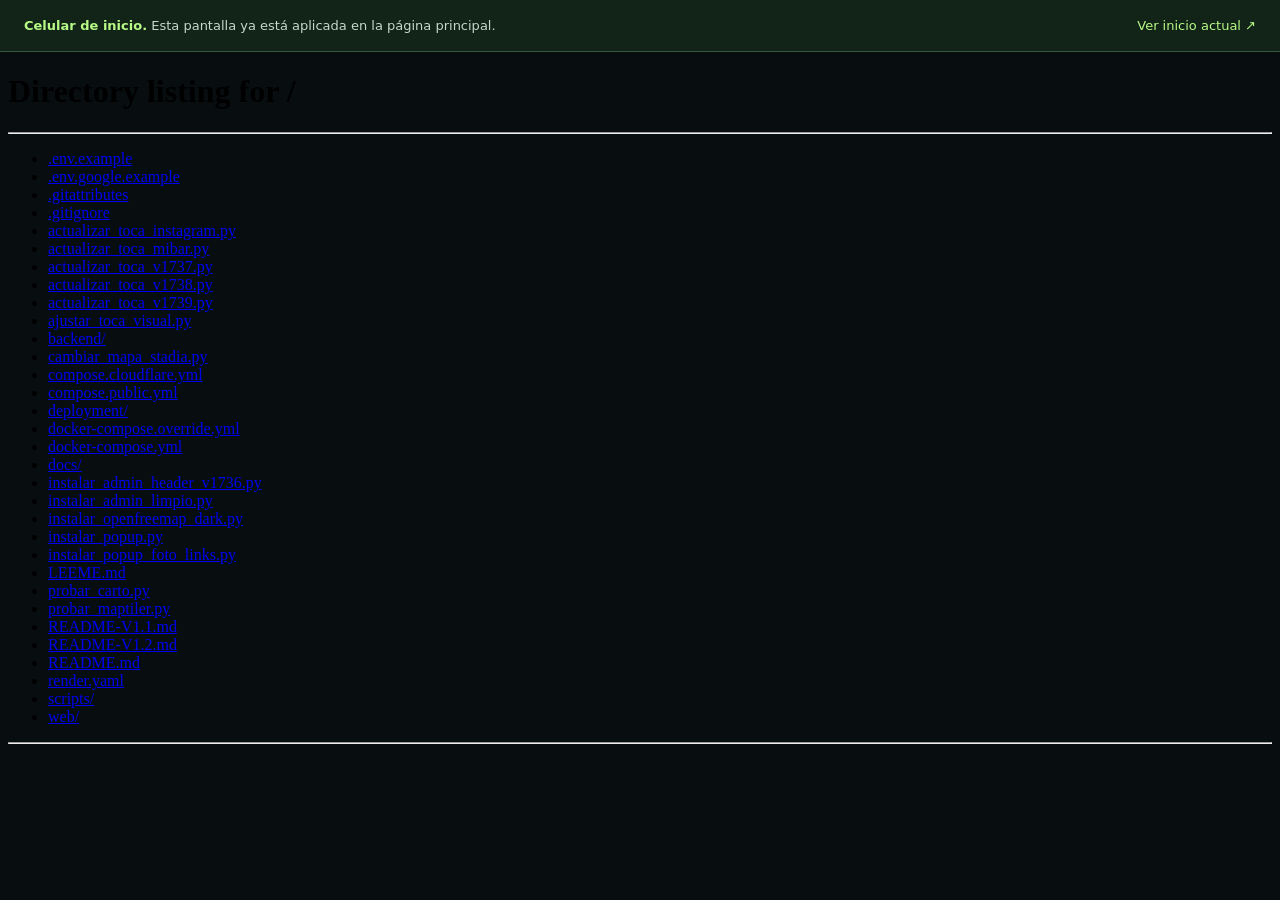
<file: web/prototypes/home-phone/index.html>
<!doctype html><html lang="es"><head><meta charset="utf-8"><meta name="viewport" content="width=device-width,initial-scale=1"><title>TOCÁ · Celular de inicio</title><style>*{box-sizing:border-box}body{margin:0;background:#080e10;color:#c5d8c9;font:13px system-ui}header{min-height:52px;padding:12px 24px;display:flex;align-items:center;justify-content:space-between;gap:20px;border-bottom:1px solid #36563b;background:#122318}header strong{color:#b7fa85}header a{color:#b7fa85;text-decoration:none}iframe{display:block;border:0;width:100%;height:calc(100dvh - 52px)}</style></head><body><header><span><strong>Celular de inicio.</strong> Esta pantalla ya está aplicada en la página principal.</span><a href="/#/">Ver inicio actual ↗</a></header><iframe title="Inicio de TOCÁ con la pantalla actual de la app" src="/#/"></iframe></body></html>
</file>
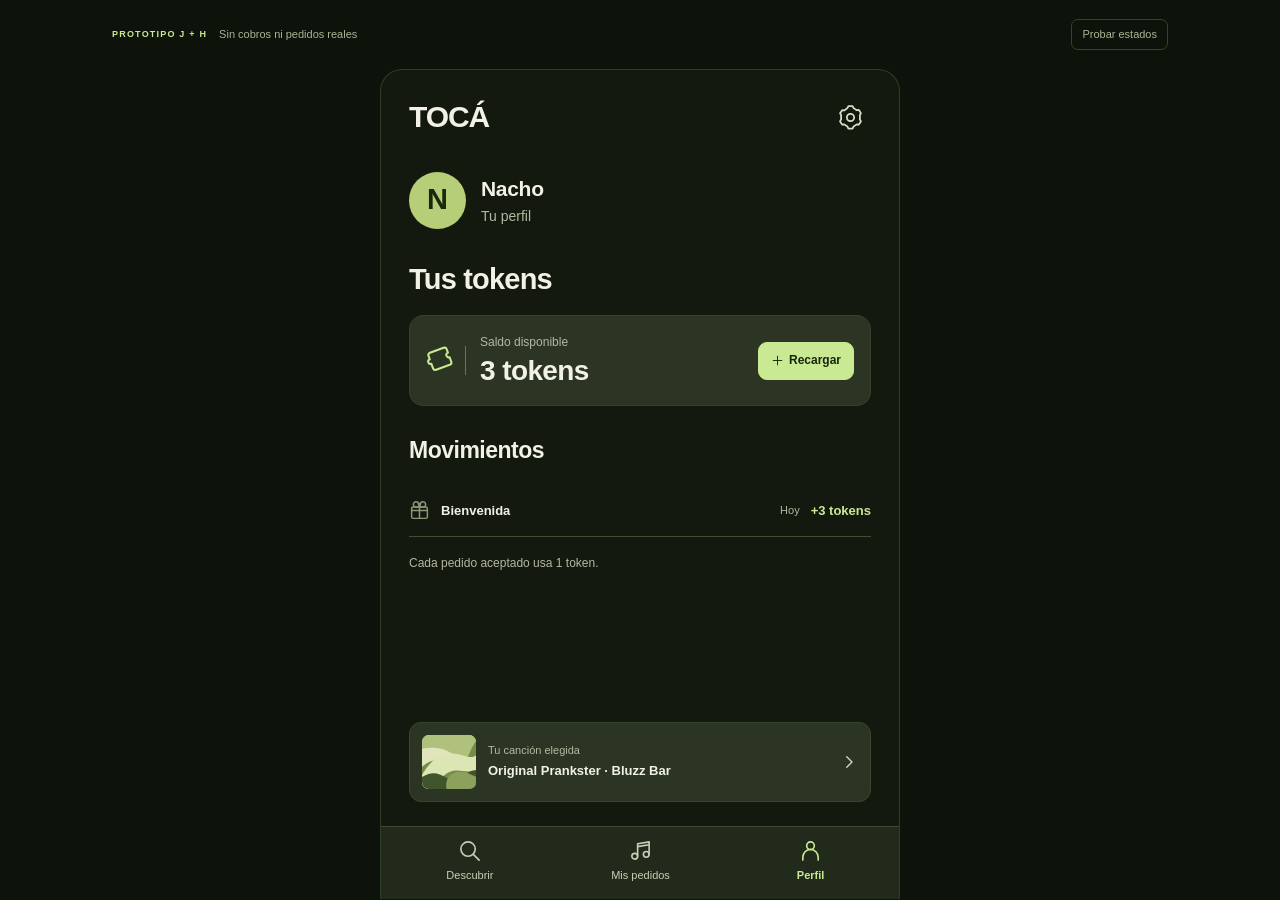
<file: web/prototypes/tokens/index.html>
<!doctype html>
<html lang="es-UY">
<head>
  <meta charset="utf-8">
  <meta name="viewport" content="width=device-width,initial-scale=1,viewport-fit=cover">
  <meta name="theme-color" content="#14190f">
  <meta name="robots" content="noindex,nofollow">
  <title>Tus tokens · TOCÁ · Prototipo</title>
  <link rel="icon" href="../../assets/icon.svg" type="image/svg+xml">
  <link rel="stylesheet" href="styles.css?v=1">
  <script src="app.js?v=1" defer></script>
</head>
<body>
  <aside class="prototype-bar" aria-label="Controles del prototipo">
    <div><span class="prototype-label">PROTOTIPO J + H</span><span class="prototype-caption">Sin cobros ni pedidos reales</span></div>
    <details class="prototype-tools">
      <summary>Probar estados</summary>
      <div class="prototype-menu">
        <strong>Datos de esta pestaña</strong>
        <p>Estos controles solo modifican el prototipo.</p>
        <button type="button" data-scenario="empty">Probar sin tokens</button>
        <button type="button" data-scenario="initial">Reiniciar con 3 tokens</button>
        <label><input type="checkbox" id="fail-next"> Fallar el próximo pedido</label>
      </div>
    </details>
  </aside>
  <div class="app-shell">
    <header class="topbar" id="topbar"></header>
    <main id="view" class="view"></main>
    <nav id="navigation" class="bottom-nav" aria-label="Navegación principal"></nav>
  </div>
  <dialog id="sheet" class="sheet" aria-labelledby="sheet-title">
    <div class="sheet-handle" aria-hidden="true"></div>
    <div id="sheet-content"></div>
  </dialog>
  <div id="toast" class="toast" role="status" aria-live="polite" hidden></div>
</body>
</html>
</file>
<file: web/prototypes/tokens/styles.css>
:root{color-scheme:dark;--bg:#14190f;--panel:#252e1d;--card:#2c3523;--raised:#323e28;--line:#424e33;--text:#f1f1e5;--muted:#b2b9a0;--quiet:#8b9778;--accent:#c9e993;--ink:#18250d;font-family:Inter,-apple-system,BlinkMacSystemFont,"Segoe UI",Arial,sans-serif;font-synthesis:none}
*{box-sizing:border-box}body{margin:0;background:#0d120a;color:var(--text);font-size:15px;line-height:1.5}button,input{font:inherit}button,a{-webkit-tap-highlight-color:transparent}button{cursor:pointer}button:disabled{cursor:default;opacity:.55}a{color:inherit;text-decoration:none}button:focus-visible,a:focus-visible,input:focus-visible,summary:focus-visible{outline:2px solid var(--accent);outline-offset:4px}h1,h2,h3,p{margin:0}h1{font-size:29px;line-height:1.2;letter-spacing:-.8px;font-weight:730}h1:focus{outline:none}h2{font-size:23px;line-height:1.3;letter-spacing:-.4px}h3{font-size:16px;line-height:1.4}svg{display:block;flex:none}button{color:inherit}button svg{pointer-events:none}.icon{width:22px;height:22px}.sr-only{position:absolute;width:1px;height:1px;overflow:hidden;clip-path:inset(50%);white-space:nowrap}[hidden]{display:none!important}
.prototype-bar{position:relative;z-index:4;max-width:1100px;margin:auto;padding:13px 22px;display:flex;align-items:center;justify-content:space-between;gap:16px;font-size:11px;color:#a8b596}.prototype-bar>div{display:flex;gap:12px;align-items:center;flex-wrap:wrap}.prototype-label{font-size:9px;letter-spacing:1.2px;color:var(--accent);font-weight:700}.prototype-tools{position:relative;flex:none}.prototype-tools summary{cursor:pointer;padding:6px 10px;border:1px solid #35442b;border-radius:7px;list-style:none}.prototype-tools summary::-webkit-details-marker{display:none}.prototype-menu{position:absolute;right:0;top:39px;z-index:8;width:285px;padding:18px;border:1px solid var(--line);border-radius:12px;background:#202a18;box-shadow:0 20px 45px #0007;font-size:13px;color:var(--text)}.prototype-menu p{font-size:12px;color:var(--muted);margin:7px 0 15px}.prototype-menu button{display:block;width:100%;text-align:left;padding:11px 12px;background:#2c3922;border:1px solid #465937;border-radius:7px;margin-top:8px}.prototype-menu label{display:flex;align-items:center;gap:9px;margin-top:16px;font-size:12px}.prototype-menu input{accent-color:var(--accent);width:17px;height:17px}
.app-shell{display:flex;flex-direction:column;max-width:520px;margin:0 auto;min-height:calc(100svh - 58px);background:var(--bg);border:1px solid #303d25;border-bottom:0;border-radius:22px 22px 0 0;overflow:clip}.topbar{display:flex;align-items:center;justify-content:space-between;gap:15px;padding:27px 28px 10px}.brand{font-size:30px;font-weight:850;letter-spacing:-1.1px;line-height:1.15}.icon-button{display:grid;place-items:center;flex:none;min-width:40px;min-height:40px;padding:8px;border:0;border-radius:9px;background:none;color:#d7dfc4}.icon-button:hover{background:#27341d}.icon-button .icon{width:25px;height:25px}.token-pill{display:flex;align-items:center;gap:7px;border:1px solid #586947;background:#25341d;border-radius:20px;padding:7px 12px;font-size:12px;color:var(--accent)}.token-pill .icon{width:17px;height:17px}
.view{display:flex;flex-direction:column;flex:1;padding:16px 28px 24px;min-height:590px}.profile-view{display:flex;flex-direction:column;flex:1}.identity{display:flex;align-items:center;gap:15px;margin:8px 0 33px}.avatar{display:grid;place-items:center;flex:none;height:57px;width:57px;border-radius:50%;background:#b6ce78;color:#1a280d;font-size:29px;font-weight:650}.identity strong{font-size:21px;font-weight:710;letter-spacing:-.3px}.identity small{display:block;color:var(--muted);font-size:14px;margin-top:1px}.section-heading{display:flex;align-items:center;justify-content:space-between;gap:14px;margin-bottom:19px}.section-heading a{font-size:12px;color:var(--accent)}.balance-card{display:grid;grid-template-columns:40px minmax(0,1fr) auto;align-items:center;gap:14px;padding:17px 16px;background:var(--card);border:1px solid #34442a;border-radius:14px}.wallet-icon{display:grid;place-items:center;padding-right:13px;border-right:1px solid #677653;color:var(--accent)}.wallet-icon .icon{width:29px;height:29px}.balance-label{font-size:12px;color:var(--muted);margin-bottom:3px}.balance-amount{font-size:28px;line-height:1.2;letter-spacing:-.6px;font-weight:750;white-space:nowrap;font-variant-numeric:tabular-nums}.reserve-note{grid-column:2/-1;display:flex;gap:6px;align-items:center;color:var(--muted);font-size:11px;padding-top:4px}.reserve-note .icon{width:13px;height:13px}.btn{display:inline-flex;align-items:center;justify-content:center;gap:8px;min-height:46px;padding:11px 16px;background:#2c3a21;border:1px solid #556842;border-radius:10px;color:var(--text);font-weight:650;font-size:14px;line-height:1.4}.btn .icon{width:17px;height:17px}.btn.primary{background:var(--accent);color:var(--ink);border-color:var(--accent);font-weight:750}.btn.primary:hover{background:#d8f2b2}.btn.compact{min-height:38px;padding:9px 12px;font-size:12px;gap:5px;border-radius:9px}.btn.compact .icon{width:13px;height:13px}.btn.full{width:100%;min-height:51px}.btn.text{border-color:transparent;background:none;color:var(--muted);font-weight:500}.btn.text:hover{color:var(--text)}
.movement-section{margin-top:30px}.movement-section h2{font-size:23px;letter-spacing:-.5px}.movement-list{margin-top:15px}.movement{display:flex;gap:11px;align-items:center;padding:15px 0;border-bottom:1px solid var(--line)}.movement-icon{color:var(--quiet);flex:none}.movement-icon .icon{width:21px;height:21px}.movement-copy{flex:1;min-width:0}.movement-copy strong{font-size:13px;display:block;font-weight:550;overflow-wrap:anywhere}.movement-copy small{display:block;font-size:11px;color:var(--quiet);margin-top:3px;line-height:1.5}.movement time{color:var(--muted);font-size:11px;white-space:nowrap}.movement-amount{white-space:nowrap;color:var(--accent);font-size:13px;font-weight:650;text-align:right;font-variant-numeric:tabular-nums}.movement-amount.debit{color:#d8ddca}.movement-help{font-size:12px;color:var(--muted);line-height:1.8;margin-top:16px}.empty-copy{color:var(--muted);font-size:14px;padding:17px 0;line-height:1.8}.selected-song{display:flex;align-items:center;gap:12px;background:var(--card);border:1px solid #36462a;border-radius:12px;padding:12px;margin-top:auto}.profile-view>.selected-song{margin-top:65px}.selected-song:hover{background:#344029}.art{display:block;width:54px;height:54px;object-fit:cover;flex:none;border-radius:7px}.art.alternate{filter:hue-rotate(31deg)}.art.warm{filter:sepia(.25) hue-rotate(330deg)}.art.cool{filter:hue-rotate(70deg)}.song-copy{min-width:0;flex:1}.song-copy small{display:block;font-size:11px;color:var(--muted);margin-bottom:3px}.song-copy strong{display:block;font-size:13px;line-height:1.6;overflow:hidden;text-overflow:ellipsis;white-space:nowrap}.song-copy span{display:block;font-size:12px;color:var(--muted);overflow:hidden;text-overflow:ellipsis;white-space:nowrap}.selected-song>.icon{width:18px;height:18px;color:#d7dfbf}.bottom-nav{display:flex;justify-content:space-around;position:sticky;bottom:0;background:#242e1ced;backdrop-filter:blur(12px);border-top:1px solid #3c4b2d;padding:12px 14px max(15px,env(safe-area-inset-bottom));gap:15px;z-index:2}.bottom-nav a{display:grid;justify-items:center;gap:5px;color:#c6cfb5;font-size:11px;padding:0 9px;min-width:64px}.bottom-nav .icon{width:23px;height:23px}.bottom-nav a[aria-current=page]{color:var(--accent);font-weight:650}
.back-link{display:inline-flex;align-items:center;gap:8px;color:#c3d5a4;font-size:13px;margin:4px 0 22px}.back-link .icon{height:17px;width:17px}.page-copy{color:var(--muted);font-size:13px;line-height:1.8;margin:10px 0 24px}.venue-hero{background:#29351e;border:1px solid #485d32;border-radius:14px;overflow:hidden;margin-bottom:24px}.venue-hero img{width:100%;height:155px;object-fit:cover;display:block}.venue-hero>div{padding:17px 19px}.venue-hero h2{font-size:22px}.venue-hero p{font-size:12px;color:var(--muted);margin-top:4px}.venue-hero .eyebrow{font-size:9px;letter-spacing:1.4px;color:#c0d69e;margin-bottom:6px}.track-list{margin:8px 0 20px}.track-row{display:flex;align-items:center;gap:12px;padding:14px 0;border-bottom:1px solid var(--line)}.track-row>.song-open{display:flex;align-items:center;gap:12px;flex:1;min-width:0;background:none;border:0;padding:0;text-align:left;color:var(--text)}.track-row .song-copy strong{font-size:13px}.track-row .song-copy span{font-size:11px}.track-row>.btn{font-size:11px;min-height:35px;padding:8px 11px;flex:none}.cost-note{font-size:11px;color:var(--quiet);margin-top:14px;line-height:1.8}.detail-art{width:208px;height:208px;object-fit:cover;align-self:center;border-radius:13px;margin:7px auto 24px}.detail-title{text-align:center;font-size:28px;line-height:1.25}.detail-artist{text-align:center;font-size:16px;color:var(--muted);margin-top:7px}.detail-venue{text-align:center;font-size:12px;color:var(--quiet);margin:15px 0 28px}.request-box{border:1px solid #475a35;background:#1e2b18;border-radius:13px;padding:20px;margin-top:auto}.request-box h2{font-size:17px}.request-box p{font-size:12px;color:var(--muted);line-height:1.8;margin:8px 0 18px}.request-box>.cost-note{margin-bottom:0}.request-card{padding:17px;border:1px solid #425536;background:#202d1b;border-radius:12px;margin:10px 0 13px}.request-card .selected-song{border:0;background:none;padding:0;margin:0}.status-line{display:flex;gap:7px;align-items:center;font-size:12px;color:var(--accent);border-top:1px solid #3b4c2d;padding-top:13px;margin-top:13px}.status-line .icon{height:15px;width:15px}.status-line.failed{color:#d9d3b1}.status-line.pending{color:#d3e0bc}.request-card p{font-size:11px;color:var(--muted);margin-top:7px;line-height:1.8}.spacer{flex:1;min-height:25px}
.sheet{position:fixed;inset:auto 0 0;margin:0 auto;width:min(100%,520px);max-height:calc(100dvh - 24px);padding:15px 25px 25px;border:1px solid #52633c;border-bottom:0;border-radius:26px 26px 0 0;background:#26321f;color:var(--text);overflow-y:auto;overscroll-behavior:contain;box-shadow:0 -15px 75px #0005}.sheet::backdrop{background:#040803ab;backdrop-filter:blur(3px)}.sheet-handle{height:5px;width:37px;border-radius:5px;background:#a0ae89;margin:0 auto 25px}.sheet-head{display:flex;align-items:start;justify-content:space-between;gap:18px;margin-bottom:7px}.sheet-head h2{font-size:25px;line-height:1.3;letter-spacing:-.5px}.sheet-head .icon-button{min-width:30px;min-height:30px;padding:4px;margin:0 -3px 0 0}.sheet-head .icon{width:20px;height:20px}.sheet-intro{color:var(--muted);font-size:14px;margin-bottom:22px}.packs{display:grid;grid-template-columns:repeat(3,minmax(0,1fr));gap:0;border:1px solid #6a7857;border-radius:13px;padding:0;overflow:hidden;margin:0 0 22px}.pack{position:relative;min-width:0;cursor:pointer;text-align:center;padding:16px 7px;display:grid;gap:3px;align-content:center;border-right:1px solid #59674a;font-size:14px;background:#27321f}.pack:last-child{border-right:0}.pack strong{font-size:14px;font-weight:720;white-space:nowrap}.pack small{font-size:12px;color:var(--muted);white-space:nowrap}.pack input{position:absolute;opacity:0;width:1px;height:1px}.pack:has(input:checked){background:var(--accent);border-radius:11px;color:var(--ink);border-color:transparent}.pack:has(input:checked) small{color:#283a17}.pack:has(input:focus-visible){outline:2px solid var(--text);outline-offset:-5px}.pack:has(input:disabled){opacity:.65;cursor:default}.receipt{margin:0 0 21px}.receipt>div{display:flex;align-items:center;justify-content:space-between;gap:20px;padding:9px 0;border-bottom:1px solid #4a593b;font-size:13px}.receipt dt{color:var(--muted)}.receipt dd{margin:0;text-align:right;white-space:nowrap;font-variant-numeric:tabular-nums}.receipt .credit{color:var(--accent);font-weight:650}.receipt .receipt-total{border:0;padding-top:13px}.receipt-total dt,.receipt-total dd{font-size:14px;color:var(--text);font-weight:650}.simulation-note{font-size:12px;line-height:1.8;color:#c5ceb5;margin:10px 0 19px;display:flex;gap:9px;align-items:start}.simulation-note .icon{width:16px;height:16px;margin-top:2px}.sheet-actions{display:grid;gap:6px}.sheet-actions>.btn.text{font-size:14px;min-height:38px}.sheet-song{display:flex;align-items:center;gap:12px;background:#303e25;padding:13px;border-radius:10px;margin:18px 0}.sheet-song .art{width:49px;height:49px}.sheet-error{font-size:12px;line-height:1.7;color:#ead7af;margin:0 0 15px}.sheet-success{display:flex;align-items:center;gap:8px;color:var(--accent);font-size:12px;line-height:1.7;margin:0 0 18px;padding:10px 13px;border:1px solid #637d42;background:#304221;border-radius:9px}.sheet-success .icon{width:16px;height:16px}.notice-icon{display:grid;place-items:center;width:52px;height:52px;border-radius:50%;background:#425c29;color:var(--accent);margin:0 0 19px}.notice-icon .icon{width:29px;height:29px}.field{display:grid;gap:8px;font-size:13px;margin:22px 0}.field input{padding:12px;border:1px solid #61714d;border-radius:8px;background:#1b2715;color:var(--text);min-width:0;width:100%}.toast{position:fixed;left:50%;bottom:94px;transform:translateX(-50%);width:max-content;max-width:min(440px,calc(100% - 32px));background:#364b26;color:#edf4d8;border:1px solid #6a8348;border-radius:11px;padding:13px 19px;z-index:10;font-size:13px;line-height:1.6;box-shadow:0 8px 35px #0005;text-align:center}.spinner{width:15px;height:15px;border:2px solid #6d8057;border-top-color:var(--accent);border-radius:50%;animation:turn .8s linear infinite;flex:none}@keyframes turn{to{transform:rotate(360deg)}}
@media(min-width:760px){.app-shell{margin-top:12px;min-height:calc(100svh - 70px)}.sheet{bottom:22px;border-bottom:1px solid #52633c;border-radius:25px}.prototype-bar{padding-top:19px;padding-bottom:7px}.profile-view>.selected-song{margin-top:auto}.movement-section{margin-bottom:42px}}
@media(max-width:560px){.prototype-bar{padding:10px 17px;gap:10px}.prototype-bar>div{display:block}.prototype-caption{display:block;font-size:10px;margin-top:2px}.prototype-tools summary{font-size:10px;padding:6px 8px}.prototype-menu{right:-2px;width:270px}.app-shell{border:0;border-top:1px solid #303d25;border-radius:0;min-height:calc(100svh - 61px)}.topbar{padding:25px 23px 9px}.brand{font-size:29px}.view{padding:15px 23px 23px;min-height:565px}.identity{margin-top:8px;margin-bottom:29px}.profile-view>.selected-song{margin-top:auto}.movement-section{margin-bottom:47px}.balance-card{padding:15px 13px;gap:12px;grid-template-columns:36px minmax(0,1fr) auto}.wallet-icon{padding-right:11px}.balance-amount{font-size:26px}.balance-label{font-size:11px}.btn.compact{font-size:11px;padding:9px 10px}.sheet{padding:14px 23px max(20px,env(safe-area-inset-bottom));max-height:calc(100dvh - 18px)}.sheet-handle{margin-bottom:25px}.sheet-head h2{font-size:24px}.receipt>div{font-size:13px}.sheet-intro{font-size:13px}.toast{font-size:12px}}
@media(max-width:360px){.view{padding-left:19px;padding-right:19px}.topbar{padding-left:19px;padding-right:19px}.balance-card{grid-template-columns:minmax(0,1fr) auto;gap:10px}.wallet-icon{display:none}.reserve-note{grid-column:1/-1}.balance-amount{font-size:26px}.sheet{padding-left:19px;padding-right:19px}.pack strong{font-size:12px}.pack small{font-size:11px}.movement{gap:8px}.movement-amount{font-size:12px}.movement time{font-size:10px}.selected-song{gap:10px}.track-row{gap:8px}.track-row>.btn{font-size:10px;padding:7px 8px}.song-copy strong{font-size:12px}.bottom-nav{gap:8px}.detail-title{font-size:25px}}
@media(prefers-reduced-motion:reduce){*,*::before,*::after{scroll-behavior:auto!important;animation:none!important;transition:none!important}}
</file>
